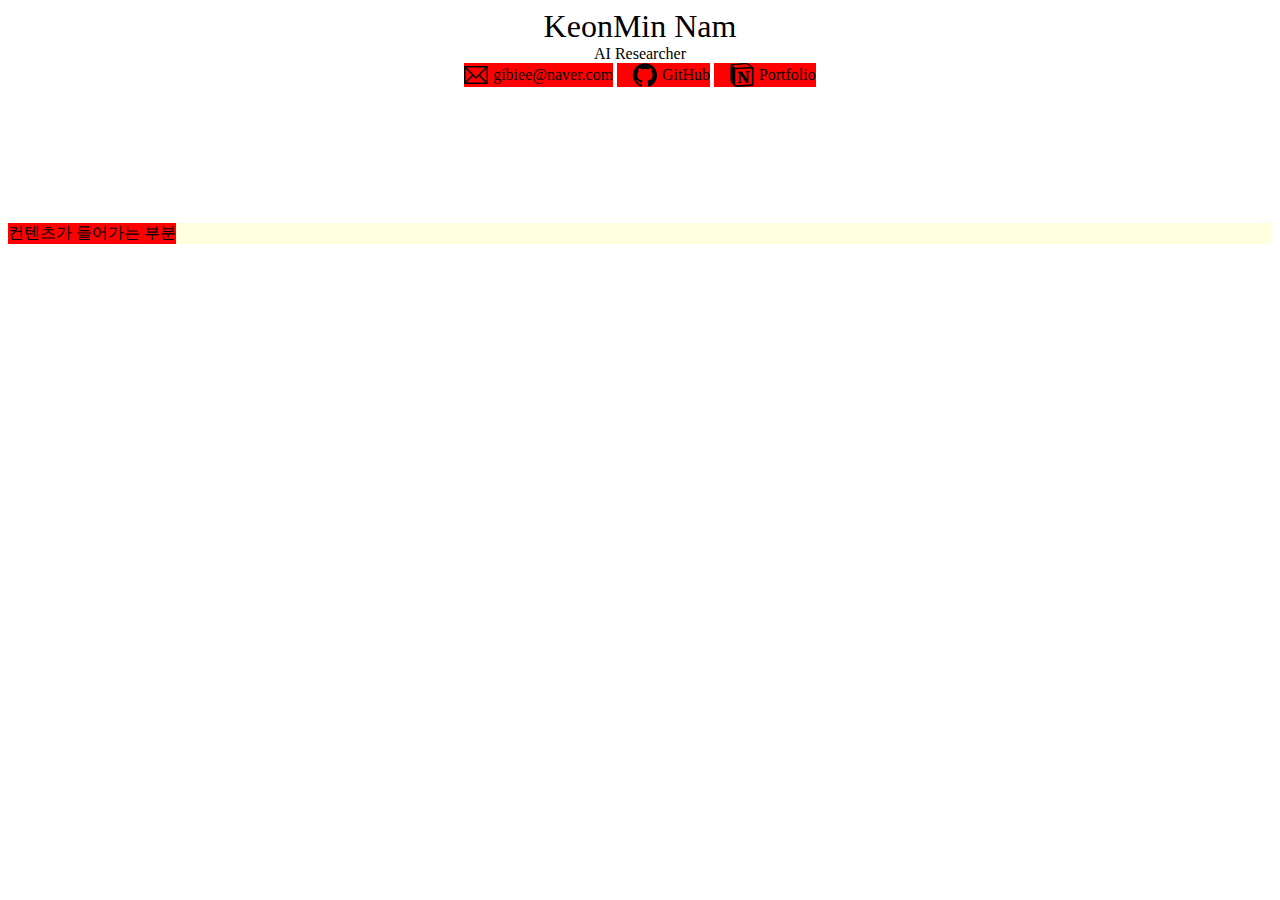
<file: index.html>
<!DOCTYPE html>
<html lang="en">
<head>
    <meta charset="UTF-8">
    <style>
        #header_1 {
            font-size: 2rem;
            text-align: center;
        }
        #header_2 {
            font-size: 1rem;
            text-align: center;
        }
        #header_3 {
            height: 10rem;
            text-align: center;
        }
        .icon {
            width: 1.5rem;
            height: 1.5rem;
            margin-left: 1rem;
            margin-right: 0.3rem;
        }
        span {
            display: inline-flex;
            vertical-align: middle;
            align-items: center;
            background-color: red;
        }
        #content {
            background-color: lightyellow;
        }
    </style>
</head>
    <body>
        <div id='header'>
            <div id="header_1">KeonMin Nam</div>
            <div id="header_2">AI Researcher</div>
            <div id="header_3">
                <span><img class='icon' src="CV/email.svg" style="margin-left:0"/>gibiee@naver.com</span>
                <span><img class='icon' src="CV/github.svg"/>GitHub</span>
                <span><img class='icon' src="CV/notion.svg"/>Portfolio</span> 
            </div>

        </div>
        <div id='content'>
            <span>컨텐츠가 들어가는 부분</span>
        </div>
    </body>

    <script>
        window.getComputedStyle(document.getElementById('header_1')).fontSize

        // https://www.svgrepo.com/vectors/email/
        // vertical-align: middle;
        // vertical-align : 상위 요소 범위 안에서 세로정렬
        // align-items : 현재 요소 범위 안에서 세로정렬
    </script>
</html>
</file>
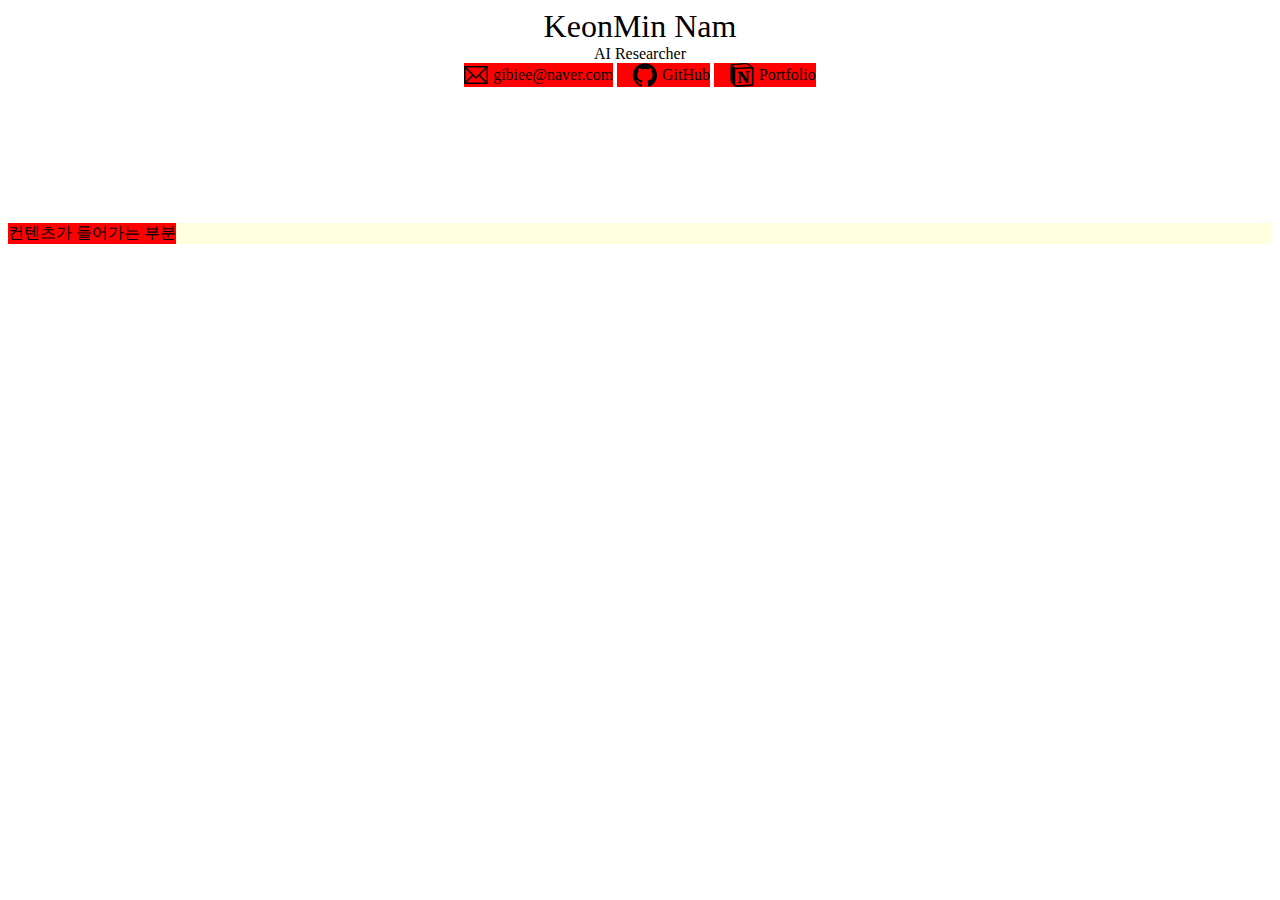
<file: CV/index.html>
<!DOCTYPE html>
<html lang="en">
<head>
    <meta charset="UTF-8">
    <style>
        #header_1 {
            font-size: 2rem;
            text-align: center;
        }
        #header_2 {
            font-size: 1rem;
            text-align: center;
        }
        #header_3 {
            height: 10rem;
            text-align: center;
        }
        .icon {
            width: 1.5rem;
            height: 1.5rem;
            margin-left: 1rem;
            margin-right: 0.3rem;
        }
        span {
            display: inline-flex;
            vertical-align: middle;
            align-items: center;
            background-color: red;
        }
        #content {
            background-color: lightyellow;
        }
    </style>
</head>
    <body>
        <div id='header'>
            <div id="header_1">KeonMin Nam</div>
            <div id="header_2">AI Researcher</div>
            <div id="header_3">
                <span><img class='icon' src="email.svg" style="margin-left:0"/>gibiee@naver.com</span>
                <span><img class='icon' src="github.svg"/>GitHub</span>
                <span><img class='icon' src="notion.svg"/>Portfolio</span> 
            </div>

        </div>
        <div id='content'>
            <span>컨텐츠가 들어가는 부분</span>
        </div>
    </body>

    <script>
        window.getComputedStyle(document.getElementById('header_1')).fontSize

        // https://www.svgrepo.com/vectors/email/
        // vertical-align: middle;
        // vertical-align : 상위 요소 범위 안에서 세로정렬
        // align-items : 현재 요소 범위 안에서 세로정렬
    </script>
</html>
</file>
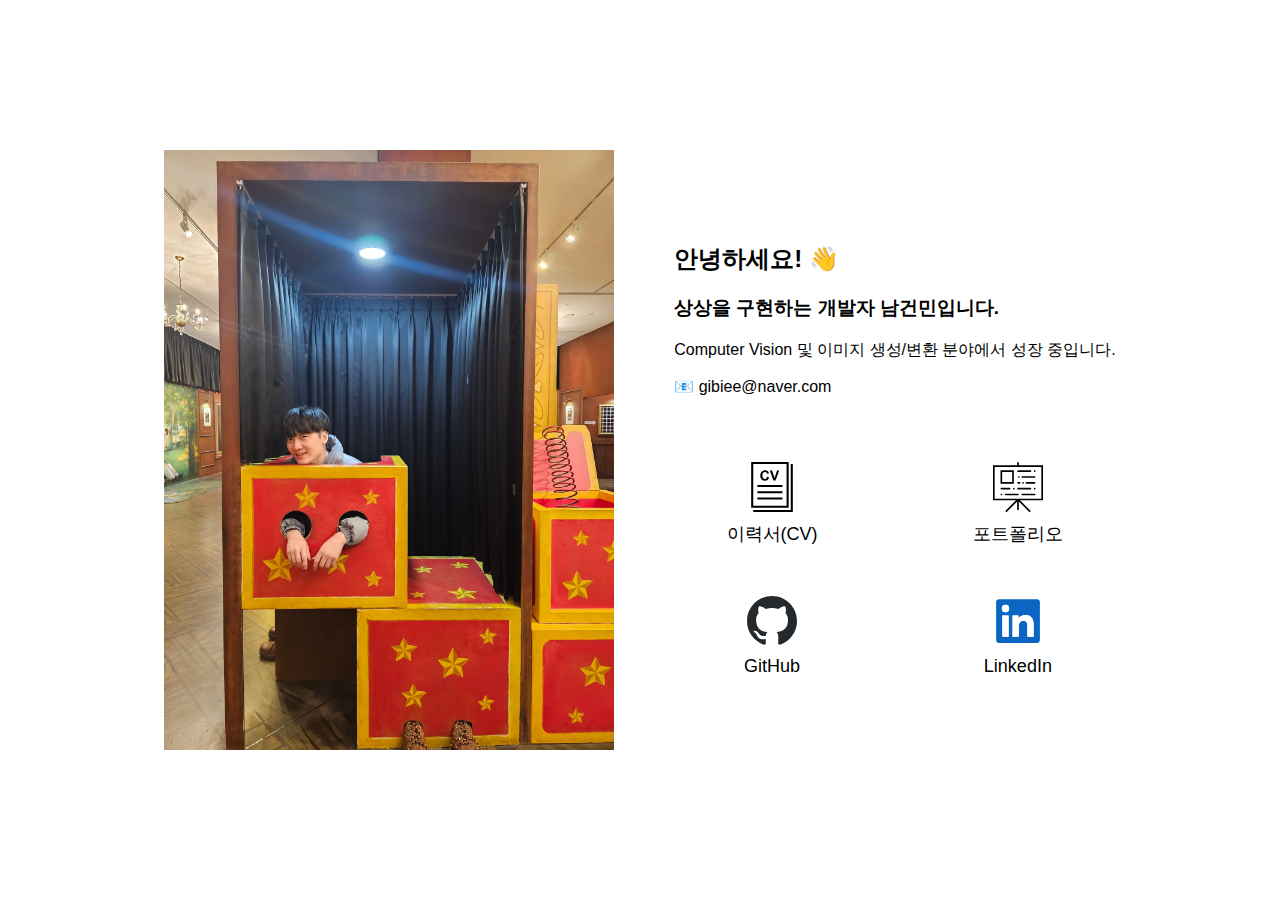
<file: docs/index.html>
<!DOCTYPE html>
<html lang="ko">
<head>
  <!-- Google Tag Manager -->
  <script>(function(w,d,s,l,i){w[l]=w[l]||[];w[l].push({'gtm.start':
  new Date().getTime(),event:'gtm.js'});var f=d.getElementsByTagName(s)[0],
  j=d.createElement(s),dl=l!='dataLayer'?'&l='+l:'';j.async=true;j.src=
  'https://www.googletagmanager.com/gtm.js?id='+i+dl;f.parentNode.insertBefore(j,f);
  })(window,document,'script','dataLayer','GTM-KDHPFTG4');</script>
  <!-- End Google Tag Manager -->

  <meta charset="UTF-8">
  <title>남건민의 페이지</title>
  <style>
    body {
      height: 100vh;
      margin: 0;
      padding: 0;
      display: flex;
      justify-content: center;
      align-items: center;
      font-family: sans-serif;
    }

    .container-profile {
      height: 600px;
      margin-right: 60px;
    }

    .container-profile img {
      width: 100%;
      height: 100%;
      object-fit: cover;
    }

    .container-content {
      display: flex;
      flex-direction: column;
      justify-content: flex-start;
    }

    .container-intro {
      text-align: left;
      margin-bottom: 50px;
    }

    .container-icon {
      display: grid;
      grid-template-columns: repeat(2, 1fr);
      gap: 50px;
      justify-items: center;
    }

    .icon-item {
      display: flex;
      flex-direction: column;
      align-items: center;
      text-align: center;
    }

    .icon-item a {
      display: flex;
      flex-direction: column; /* 수직 정렬 */
      align-items: center; /* 중앙 정렬 */
      text-decoration: none;
      color: #000;
      font-size: 18px;
    }

    .icon-item img {
      width: 50px;
      height: 50px;
      margin-bottom: 10px;
    }

    .icon-item a:hover {
      text-decoration: underline;
    }
  </style>
</head>

<body>
  <!-- Google Tag Manager (noscript) -->
  <noscript><iframe src="https://www.googletagmanager.com/ns.html?id=GTM-KDHPFTG4"
  height="0" width="0" style="display:none;visibility:hidden"></iframe></noscript>
  <!-- End Google Tag Manager (noscript) -->
  
  <!-- 좌측 프로필 이미지 -->
  <div class="container-profile">
    <img src="./imgs/profile.jpg" alt="profile">
  </div>

  <!-- 우측 소개 텍스트와 아이콘 -->
  <div class="container-content">

    <!-- 소개 텍스트 -->
    <div class="container-intro">
      <h2>안녕하세요! 👋</h2>
      <h3>상상을 구현하는 개발자 남건민입니다.</h3>
      <p>Computer Vision 및 이미지 생성/변환 분야에서 성장 중입니다.</p>
      <p>📧 gibiee@naver.com</p>
    </div>

    <!-- 아이콘 -->
    <div class="container-icon">
      <div class="icon-item">
        <a href="./cv_250722.pdf" target="_blank">
          <img src="./imgs/icon_cv.svg" alt="icon_cv"/>
          <span>이력서(CV)</span>
        </a>
      </div>
      <div class="icon-item">
        <a href="./portfolio_250611.pdf" target="_blank">
          <img src="./imgs/icon_portfolio.svg" alt="icon_portfolio"/>
          <span>포트폴리오</span>
        </a>
      </div>
      <div class="icon-item">
        <a href="https://github.com/gibiee" target="_blank">
          <img src="./imgs/icon_github.svg" alt="icon_github"/>
          <span>GitHub</span>
        </a>
      </div>
      <div class="icon-item">
        <a href="https://www.linkedin.com/in/keonmin-nam/" target="_blank">
          <img src="./imgs/icon_linkedin.svg" alt="icon_linkedin"/>
          <span>LinkedIn</span>
        </a>
      </div>
    </div>
  </div>
</body>
</html>
</file>
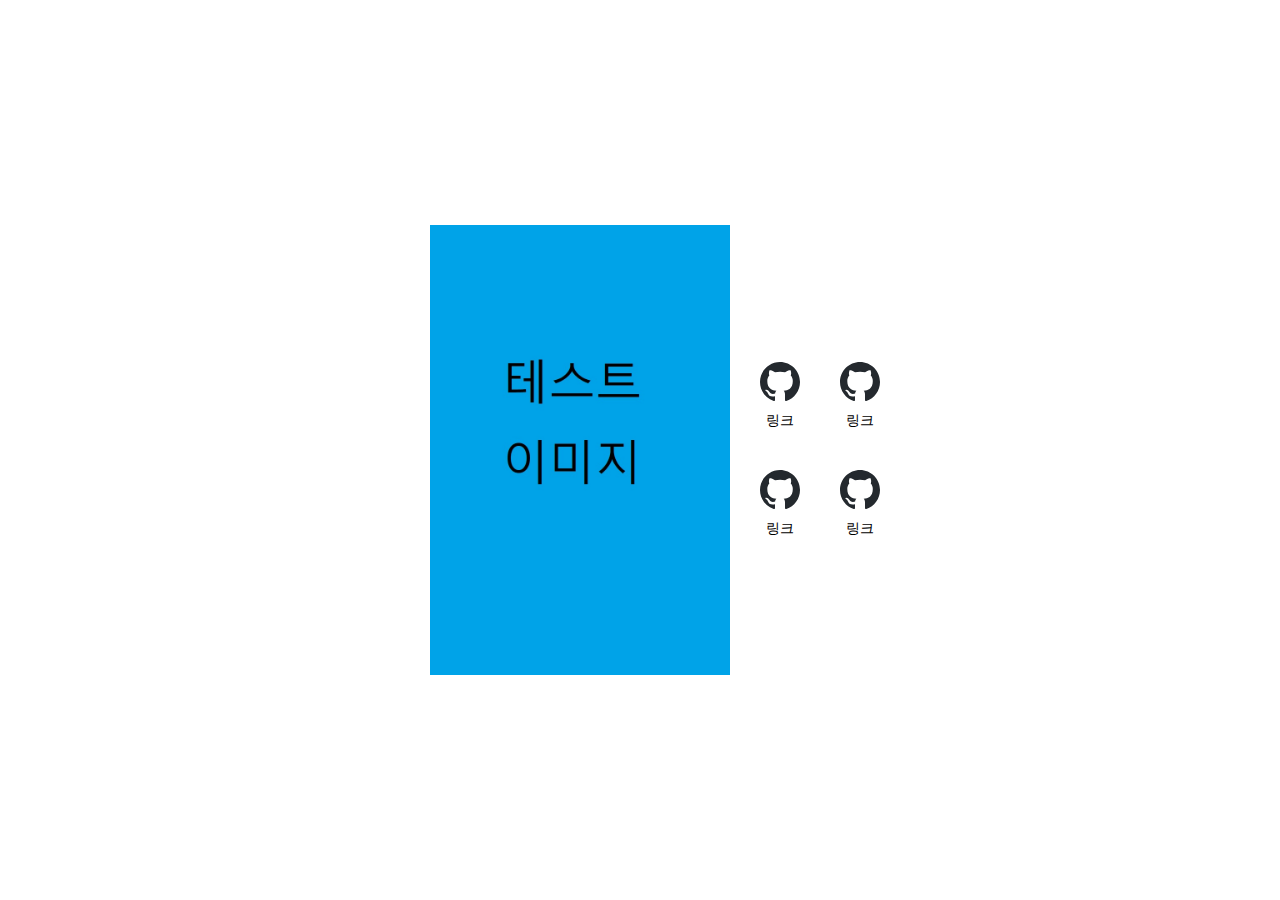
<file: new_page/index.html>
<!DOCTYPE html>
<html lang="ko">
<head>
  <meta charset="UTF-8">
  <title>사진 + 아이콘 링크 레이아웃</title>
  <style>
    body {
      margin: 0;
      padding: 0;
      height: 100vh;
      display: flex;
      justify-content: center;
      align-items: center;
      font-family: sans-serif;
    }

    .container-photo {
      max-width: 300px;
      width: 100%;
      aspect-ratio: 2 / 3;
      overflow: hidden;
      flex-shrink: 0;
      margin: 30px;
    }

    .container-photo img {
      width: 100%;
      height: 100%;
      object-fit: cover;
    }

    .container-icon {
      display: grid;
      grid-template-columns: repeat(2, 1fr);
      gap: 40px;
      justify-items: center;
    }

    .icon-item {
      display: flex;
      flex-direction: column;
      align-items: center;
      text-align: center;
    }

    .icon-item img {
      width: 40px;
      height: 40px;
      margin-bottom: 10px;
    }

    .icon-item a {
      color: #000;
      text-decoration: none;
      font-size: 14px;
    }

    .icon-item a:hover {
      text-decoration: underline;
    }
  </style>
</head>

<body>
  <div class="container-photo">
    <img src="profile_test.jpg" alt="profile">
  </div>

  <div class="container-icon">
    <div class="icon-item">
      <img src="./icon_github.svg" alt="아이콘" style="width: 40px; height: 40px;" />
      <a href="#">링크</a>
    </div>
    <div class="icon-item">
      <img src="./icon_github.svg" alt="아이콘" style="width: 40px; height: 40px;" />
      <a href="#">링크</a>
    </div>
    <div class="icon-item">
      <img src="./icon_github.svg" alt="아이콘" style="width: 40px; height: 40px;" />
      <a href="#">링크</a>
    </div>
    <div class="icon-item">
      <img src="./icon_github.svg" alt="아이콘" style="width: 40px; height: 40px;" />
      <a href="#">링크</a>
    </div>
  </div>
</body>
</html>
</file>
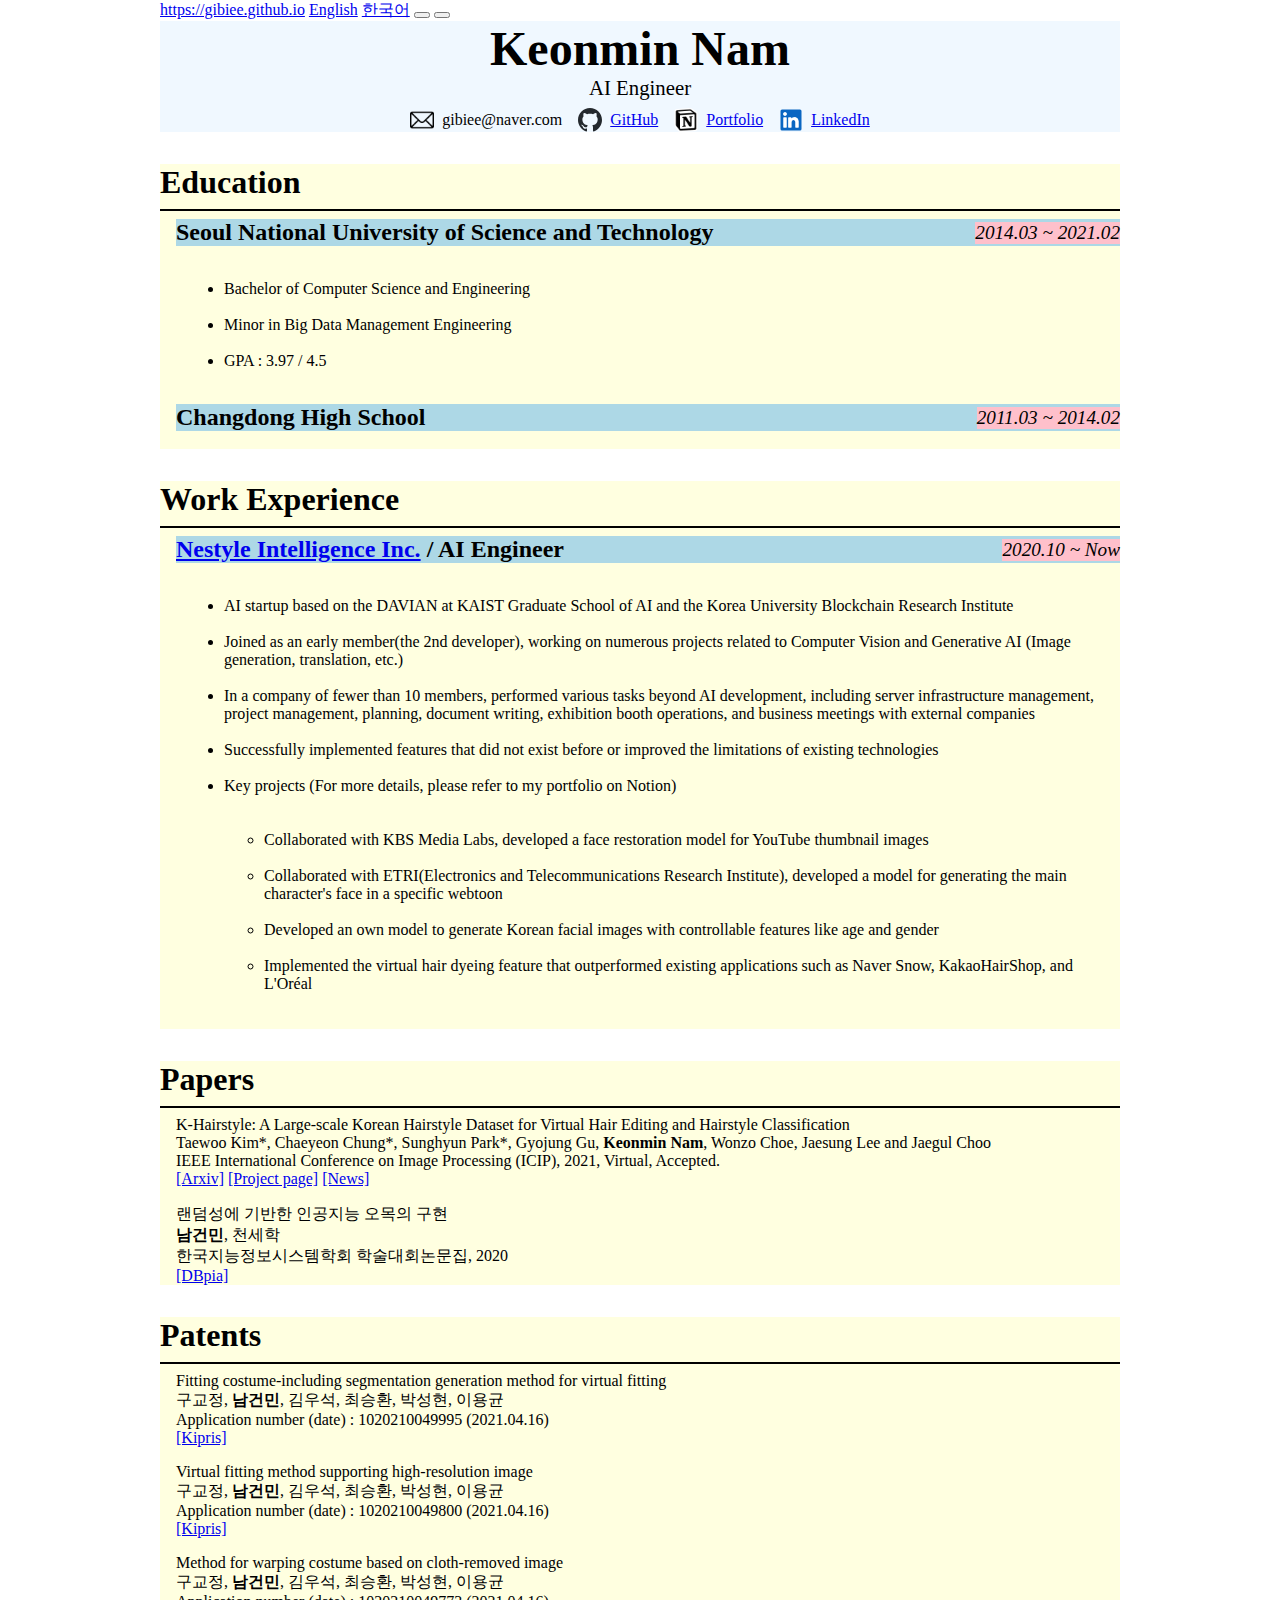
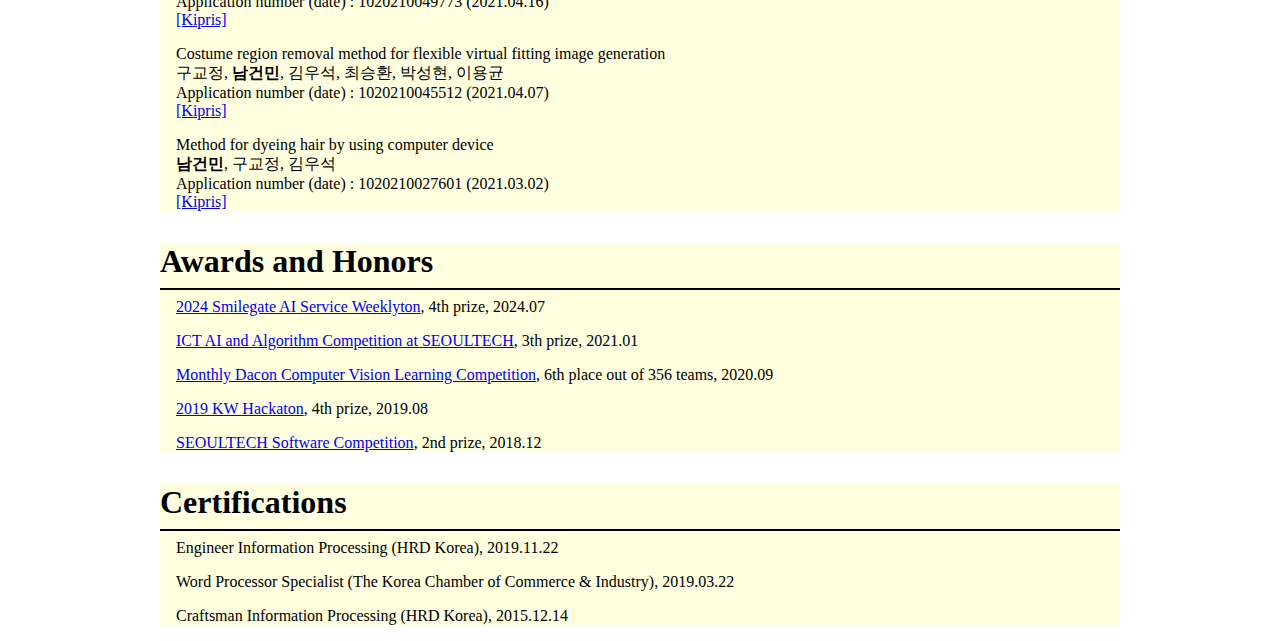
<file: docs/index_en.html>
<!DOCTYPE html>
<html lang="en">
<head>
  <!-- Google tag (gtag.js) -->
  <script async src="https://www.googletagmanager.com/gtag/js?id=G-TGCL993V01"></script>
  <script>
    window.dataLayer = window.dataLayer || [];
    function gtag(){dataLayer.push(arguments);}
    gtag('js', new Date());
    gtag('config', 'G-TGCL993V01');
  </script>

  <meta property="og:image" content="imgs/og_en.jpg">
  <meta charset="UTF-8">
  <link rel="stylesheet" href="style.css"/>
  <script src="zoom.js"></script>
  <title>CV_KeonminNam</title> 
</head>
<body>
  <div id="head">
    <span id="head_url"><a href="https://gibiee.github.io">https://gibiee.github.io</a></span>
    <span id="head_en"><a href="index_en.html">English</a></span>
    <span id="head_ko"><a href="index_ko.html">한국어</a></span>
    <button id="head_plus" onclick="btn_plus()"></button>
    <button id="head_minus" onclick="btn_minus()"></button>
  </div>
  <div id="header">
    <div id="header_name">Keonmin Nam</div>
    <div id="header_job">AI Engineer</div>
    <div id="header_links">
      <img class='header_icon' src="imgs/icon_email.png" style="margin-left:0"/>
      <span>gibiee@naver.com</span>
      <img class='header_icon' src="imgs/icon_github.svg"/>
      <a href="https://github.com/gibiee">GitHub</a>
      <img class='header_icon' src="imgs/icon_notion.ico"/>
      <a href="https://gibiee.notion.site/gibiee/b6c823e655254558b2ab034814758244">Portfolio</a>
      <img class='header_icon' src="imgs/icon_linkedin.svg"/>
      <a href="https://www.linkedin.com/in/keonmin-nam">LinkedIn</a>
    </div>
  </div>

  <div class="content_box">
    <span class="content_title">Education</span>
    <hr class="hr_bold"/>
    <div class="content_item">
      <div class="content_subtitle">
        <span class="content_name">Seoul National University of Science and Technology</span>
        <span class="content_date">2014.03 ~ 2021.02</span>
      </div>
      <ul class="content_description">
        <li>Bachelor of Computer Science and Engineering</li>
        <li>Minor in Big Data Management Engineering</li>
        <li>GPA : 3.97 / 4.5</li>
      </ul>
    </div>
    <div class="content_item">
      <div class="content_subtitle">
        <span class="content_name">Changdong High School</span>
        <span class="content_date">2011.03 ~ 2014.02</span>
      </div>
      <div class="content_description">
      </div>
    </div>
  </div>

  <div class="content_box">
    <div class="content_title">Work Experience</div>
    <hr class="hr_bold"/>
    <div class="content_item">
      <div class="content_subtitle">
        <span class="content_name"><a href="https://www.nestyle.ai/">Nestyle Intelligence Inc.</a> / AI Engineer</span>
        <span class="content_date">2020.10 ~ Now</span>
      </div>

      <ul class="content_description">
        <li>AI startup based on the DAVIAN at KAIST Graduate School of AI and the Korea University Blockchain Research Institute</li>
        <li>Joined as an early member(the 2nd developer), working on numerous projects related to Computer Vision and Generative AI (Image generation, translation, etc.)</li>
        <li>In a company of fewer than 10 members, performed various tasks beyond AI development, including server infrastructure management, project management, planning, document writing, exhibition booth operations, and business meetings with external companies</li>
        <li>Successfully implemented features that did not exist before or improved the limitations of existing technologies</li>
        <li>Key projects (For more details, please refer to my portfolio on Notion)</li>
        <ul>
          <li>Collaborated with KBS Media Labs, developed a face restoration model for YouTube thumbnail images</li>
          <li>Collaborated with ETRI(Electronics and Telecommunications Research Institute), developed a model for generating the main character's face in a specific webtoon</li>
          <li>Developed an own model to generate Korean facial images with controllable features like age and gender</li>
          <li>Implemented the virtual hair dyeing feature that outperformed existing applications such as Naver Snow, KakaoHairShop, and L'Oréal</li>
        </ul>
      </ul>
    </div>
  </div>

  <div class="content_box">
    <div class="content_title">Papers</div>
    <hr class="hr_bold"/>
    <div class="content_item">
      <div class="text_bold">K-Hairstyle: A Large-scale Korean Hairstyle Dataset for Virtual Hair Editing and Hairstyle Classification</div>
      <div class="text_lighter">Taewoo Kim*, Chaeyeon Chung*, Sunghyun Park*, Gyojung Gu, <b>Keonmin Nam</b>, Wonzo Choe, Jaesung Lee and Jaegul Choo</div>
      <div class="text_italic">IEEE International Conference on Image Processing (ICIP), 2021, Virtual, Accepted.</div>
      <a href="https://arxiv.org/abs/2102.06288">[Arxiv]</a>
      <a href="https://psh01087.github.io">[Project page]</a>
      <a href="https://n.news.naver.com/article/469/0000618850">[News]</a>
    </div>
    <div class="content_item">
      <div class="text_bold">랜덤성에 기반한 인공지능 오목의 구현</div>
      <div class="text_lighter"><b>남건민</b>, 천세학</div>
      <div class="text_italic">한국지능정보시스템학회 학술대회논문집, 2020</div>
      <a href="https://www.dbpia.co.kr/Journal/articleDetail?nodeId=NODE10544997">[DBpia]</a>
    </div>
  </div>

  <div class="content_box">
    <div class="content_title">Patents</div>
    <hr class="hr_bold"/>
    <div class="content_item">
      <div class="text_bold">Fitting costume-including segmentation generation method for virtual fitting</div>
      <div class="text_lighter">구교정, <b>남건민</b>, 김우석, 최승환, 박성현, 이용균</div>
      <div class="text_italic">Application number (date) : 1020210049995 (2021.04.16)</div>
      <a href="https://doi.org/10.8080/1020210049995">[Kipris]</a>
    </div>
    <div class="content_item">
      <div class="text_bold">Virtual fitting method supporting high-resolution image</div>
      <div class="text_lighter">구교정, <b>남건민</b>, 김우석, 최승환, 박성현, 이용균</div>
      <div class="text_italic">Application number (date) : 1020210049800 (2021.04.16)</div>
      <a href="https://doi.org/10.8080/1020210049800">[Kipris]</a>
    </div>
    <div class="content_item">
      <div class="text_bold">Method for warping costume based on cloth-removed image</div>
      <div class="text_lighter">구교정, <b>남건민</b>, 김우석, 최승환, 박성현, 이용균</div>
      <div class="text_italic">Application number (date) : 1020210049773 (2021.04.16)</div>
      <a href="https://doi.org/10.8080/1020210049773">[Kipris]</a>
    </div>
    <div class="content_item">
      <div class="text_bold">Costume region removal method for flexible virtual fitting image generation</div>
      <div class="text_lighter">구교정, <b>남건민</b>, 김우석, 최승환, 박성현, 이용균</div>
      <div class="text_italic">Application number (date) : 1020210045512 (2021.04.07)</div>
      <a href="https://doi.org/10.8080/1020210045512">[Kipris]</a>
    </div>
    <div class="content_item">
      <div class="text_bold">Method for dyeing hair by using computer device</div>
      <div class="text_lighter"><b>남건민</b>, 구교정, 김우석</div>
      <div class="text_italic">Application number (date) : 1020210027601 (2021.03.02)</div>
      <a href="https://doi.org/10.8080/1020210027601">[Kipris]</a>
    </div>
  </div>

  <div class="content_box">
    <div class="content_title">Awards and Honors</div>
    <hr class="hr_bold"/>
    <div class="content_item">
      <div class="text_bold"><a href="https://newsroom.smilegate.com/bbs/board.php?bo_table=news&wr_id=1729">2024 Smilegate AI Service Weeklyton</a>, 4th prize, 2024.07</div>
    </div>
    <div class="content_item">
      <div class="text_bold"><a href="https://ice.seoultech.ac.kr/community/notice/bulletin/?do=view&bnum=2836&bidx=500564">ICT AI and Algorithm Competition at SEOULTECH</a>, 3th prize, 2021.01</div>
    </div>
    <div class="content_item">
      <div class="text_bold"><a href="https://dacon.io/competitions/official/235626/leaderboard">Monthly Dacon Computer Vision Learning Competition</a>, 6th place out of 356 teams, 2020.09</div>
    </div>
    <div class="content_item">
      <div class="text_bold"><a href="https://sw.kw.ac.kr:501/administration/notice.php?admin_mode=read&no=657">2019 KW Hackaton</a>, 4th prize, 2019.08</div>
    </div>
    <div class="content_item">
      <div class="text_bold"><a href="https://computer.seoultech.ac.kr/info_plaza/notic/?do=view&bnum=933&bidx=472990">SEOULTECH Software Competition</a>, 2nd prize, 2018.12</div>
    </div>
  </div>
  
  <div class="content_box">
    <div class="content_title">Certifications</div>
    <hr class="hr_bold"/>
    <div class="content_item">
      <div class="text_bold">Engineer Information Processing (HRD Korea), 2019.11.22</div>
    </div>
    <div class="content_item">
      <div class="text_bold">Word Processor Specialist (The Korea Chamber of Commerce & Industry), 2019.03.22</div>
    </div>
    <div class="content_item">
      <div class="text_bold">Craftsman Information Processing (HRD Korea), 2015.12.14</div>
    </div>
  </div>
</body>
</html>
</file>
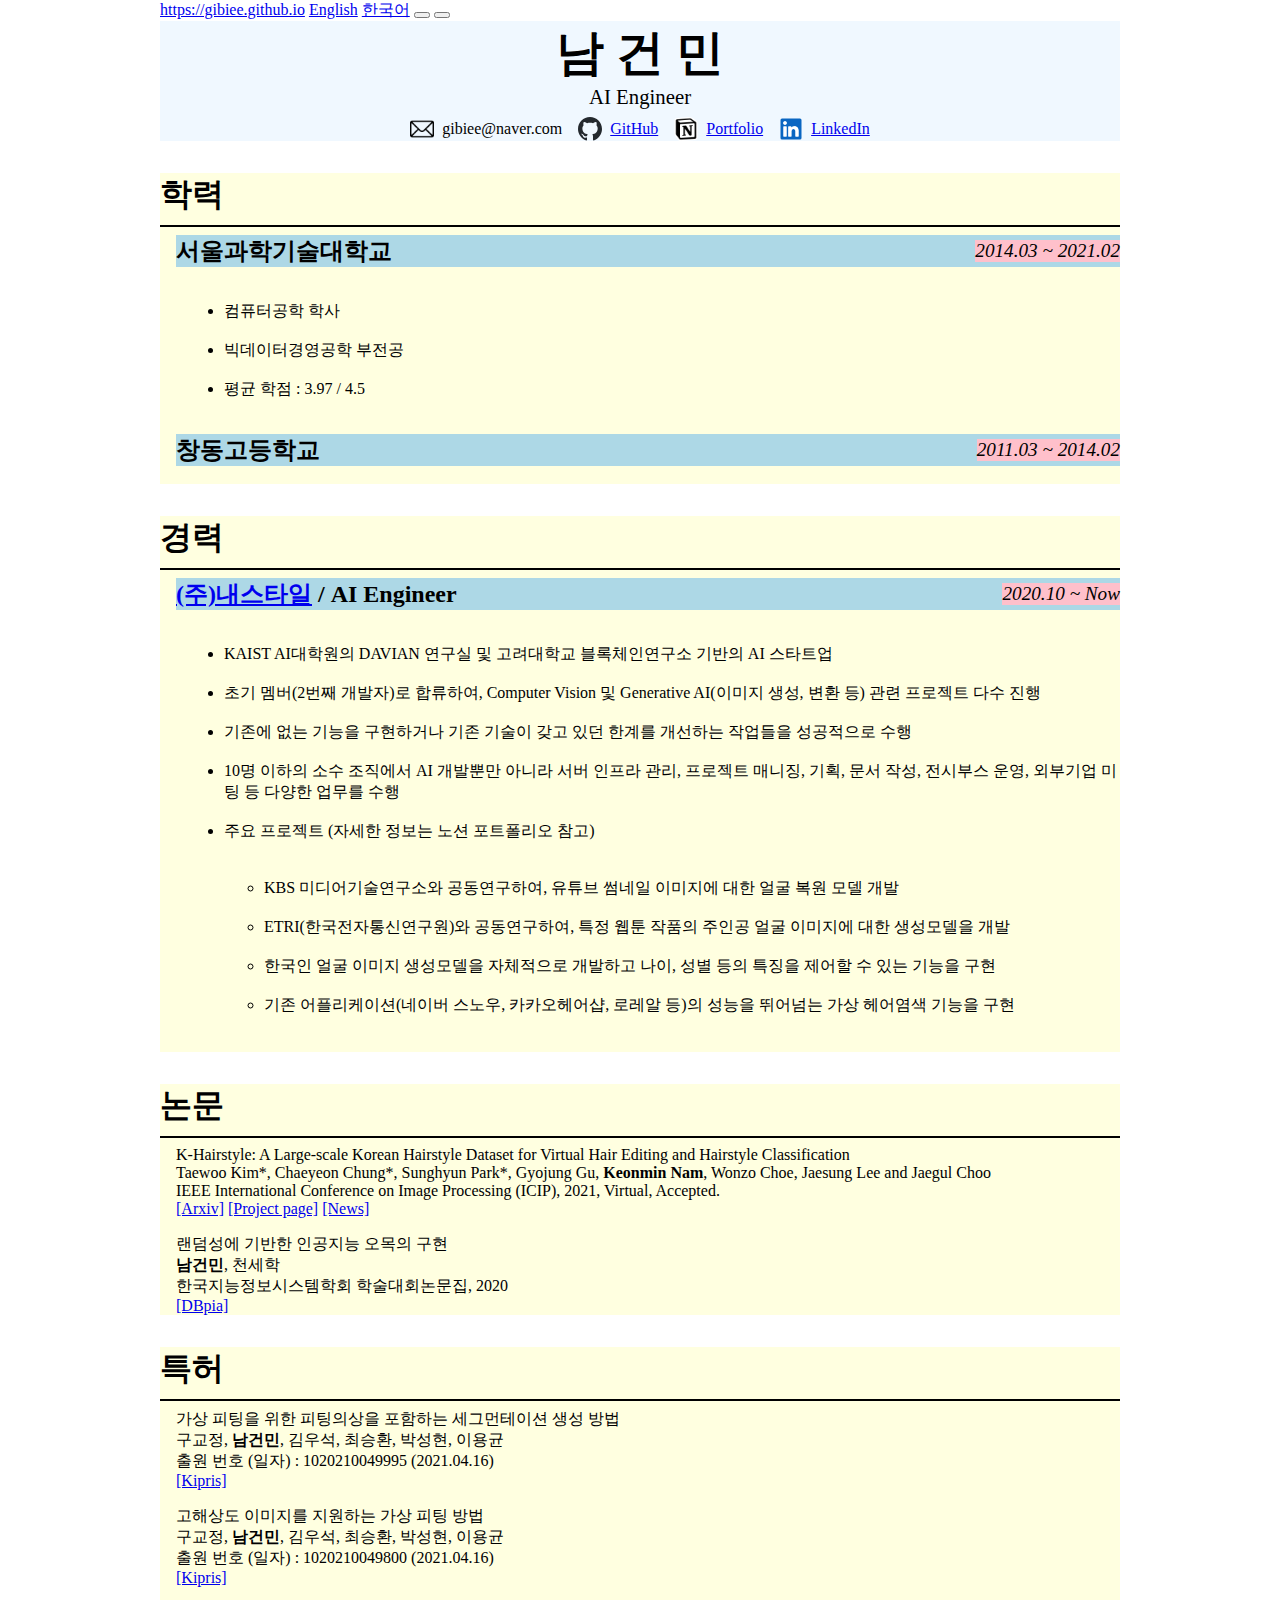
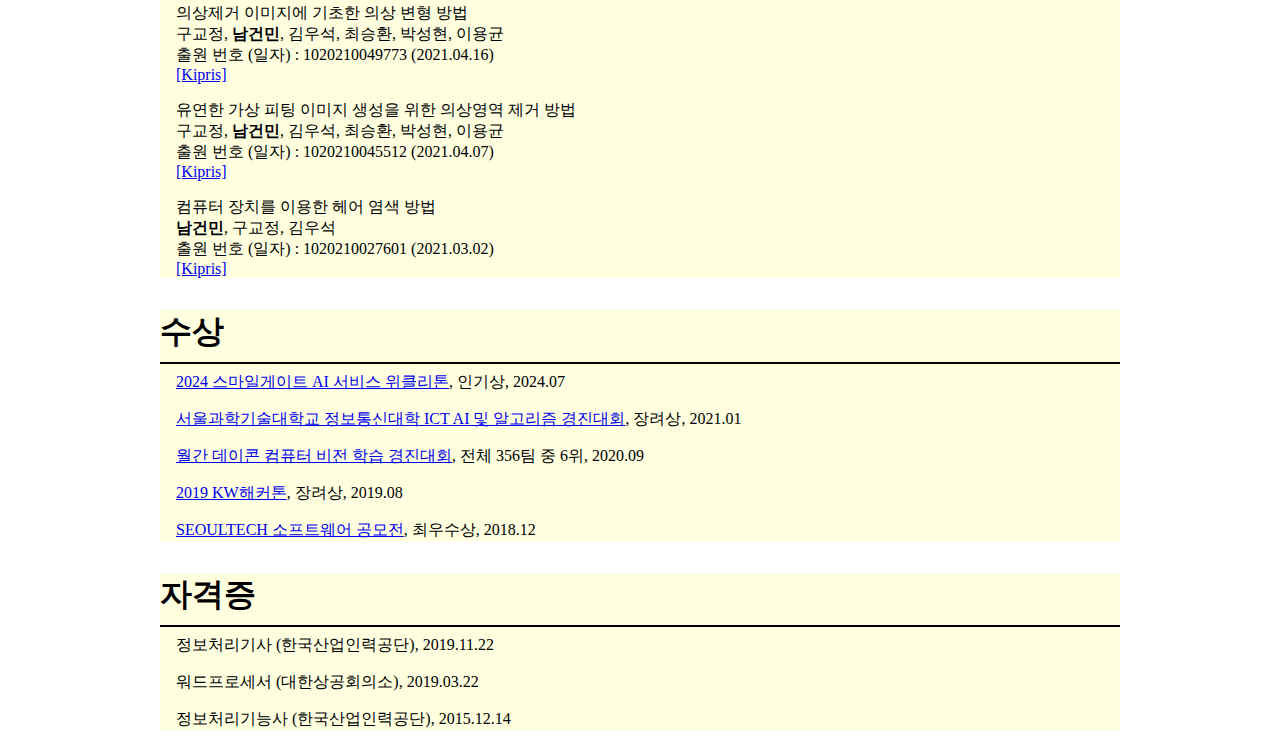
<file: docs/index_ko.html>
<!DOCTYPE html>
<html lang="ko">
<head>
  <!-- Google tag (gtag.js) -->
  <script async src="https://www.googletagmanager.com/gtag/js?id=G-TGCL993V01"></script>
  <script>
    window.dataLayer = window.dataLayer || [];
    function gtag(){dataLayer.push(arguments);}
    gtag('js', new Date());
    gtag('config', 'G-TGCL993V01');
  </script>

  <meta property="og:image" content="imgs/og_ko.jpg">
  <meta charset="UTF-8">
  <link rel="stylesheet" href="style.css"/>
  <script src="zoom.js"></script>
  <title>CV_남건민</title>
</head>
<body>
  <div id="head">
    <span id="head_url"><a href="https://gibiee.github.io">https://gibiee.github.io</a></span>
    <span id="head_en"><a href="index_en.html">English</a></span>
    <span id="head_ko"><a href="index_ko.html">한국어</a></span>
    <button id="head_plus" onclick="btn_plus()"></button>
    <button id="head_minus" onclick="btn_minus()"></button>
  </div>
  <div id="header">
    <div id="header_name">남 건 민</div>
    <div id="header_job">AI Engineer</div>
    <div id="header_links">
      <img class='header_icon' src="imgs/icon_email.png" style="margin-left:0"/>
      <span>gibiee@naver.com</span>
      <img class='header_icon' src="imgs/icon_github.svg"/>
      <a href="https://github.com/gibiee">GitHub</a>
      <img class='header_icon' src="imgs/icon_notion.ico"/>
      <a href="https://gibiee.notion.site/gibiee/b6c823e655254558b2ab034814758244">Portfolio</a>
      <img class='header_icon' src="imgs/icon_linkedin.svg"/>
      <a href="https://www.linkedin.com/in/keonmin-nam">LinkedIn</a>
    </div>
  </div>

  <div class="content_box">
    <span class="content_title">학력</span>
    <hr class="hr_bold"/>
    <div class="content_item">
      <div class="content_subtitle">
        <span class="content_name">서울과학기술대학교</span>
        <span class="content_date">2014.03 ~ 2021.02</span>
      </div>
      <ul class="content_description">
        <li>컴퓨터공학 학사</li>
        <li>빅데이터경영공학 부전공</li>
        <li>평균 학점 : 3.97 / 4.5</li>
      </ul>
    </div>
    <div class="content_item">
      <div class="content_subtitle">
        <span class="content_name">창동고등학교</span>
        <span class="content_date">2011.03 ~ 2014.02</span>
      </div>
      <div class="content_description">
      </div>
    </div>
  </div>

  <div class="content_box">
    <div class="content_title">경력</div>
    <hr class="hr_bold"/>
    <div class="content_item">
      <div class="content_subtitle">
        <span class="content_name"><a href="https://www.nestyle.ai/">(주)내스타일</a> / AI Engineer</span>
        <span class="content_date">2020.10 ~ Now</span>
      </div>

      <ul class="content_description">
        <li>KAIST AI대학원의 DAVIAN 연구실 및 고려대학교 블록체인연구소 기반의 AI 스타트업</li>
        <li>초기 멤버(2번째 개발자)로 합류하여, Computer Vision 및 Generative AI(이미지 생성, 변환 등) 관련 프로젝트 다수 진행</li>
        <li>기존에 없는 기능을 구현하거나 기존 기술이 갖고 있던 한계를 개선하는 작업들을 성공적으로 수행</li>
        <li>10명 이하의 소수 조직에서 AI 개발뿐만 아니라 서버 인프라 관리, 프로젝트 매니징, 기획, 문서 작성, 전시부스 운영, 외부기업 미팅 등 다양한 업무를 수행</li>
        <li>주요 프로젝트 (자세한 정보는 노션 포트폴리오 참고)</li>
        <ul>
          <li>KBS 미디어기술연구소와 공동연구하여, 유튜브 썸네일 이미지에 대한 얼굴 복원 모델 개발</li>
          <li>ETRI(한국전자통신연구원)와 공동연구하여, 특정 웹툰 작품의 주인공 얼굴 이미지에 대한 생성모델을 개발</li>
          <li>한국인 얼굴 이미지 생성모델을 자체적으로 개발하고 나이, 성별 등의 특징을 제어할 수 있는 기능을 구현</li>
          <li>기존 어플리케이션(네이버 스노우, 카카오헤어샵, 로레알 등)의 성능을 뛰어넘는 가상 헤어염색 기능을 구현</li>
        </ul>
      </ul>
    </div>
  </div>

  <div class="content_box">
    <div class="content_title">논문</div>
    <hr class="hr_bold"/>
    <div class="content_item">
      <div class="text_bold">K-Hairstyle: A Large-scale Korean Hairstyle Dataset for Virtual Hair Editing and Hairstyle Classification</div>
      <div class="text_lighter">Taewoo Kim*, Chaeyeon Chung*, Sunghyun Park*, Gyojung Gu, <b>Keonmin Nam</b>, Wonzo Choe, Jaesung Lee and Jaegul Choo</div>
      <div class="text_italic">IEEE International Conference on Image Processing (ICIP), 2021, Virtual, Accepted.</div>
      <a href="https://arxiv.org/abs/2102.06288">[Arxiv]</a>
      <a href="https://psh01087.github.io">[Project page]</a>
      <a href="https://n.news.naver.com/article/469/0000618850">[News]</a>
    </div>
    <div class="content_item">
      <div class="text_bold">랜덤성에 기반한 인공지능 오목의 구현</div>
      <div class="text_lighter"><b>남건민</b>, 천세학</div>
      <div class="text_italic">한국지능정보시스템학회 학술대회논문집, 2020</div>
      <a href="https://www.dbpia.co.kr/Journal/articleDetail?nodeId=NODE10544997">[DBpia]</a>
    </div>
  </div>

  <div class="content_box">
    <div class="content_title">특허</div>
    <hr class="hr_bold"/>
    <div class="content_item">
      <div class="text_bold">가상 피팅을 위한 피팅의상을 포함하는 세그먼테이션 생성 방법</div>
      <div class="text_lighter">구교정, <b>남건민</b>, 김우석, 최승환, 박성현, 이용균</div>
      <div class="text_italic">출원 번호 (일자) : 1020210049995 (2021.04.16)</div>
      <a href="https://doi.org/10.8080/1020210049995">[Kipris]</a>
    </div>
    <div class="content_item">
      <div class="text_bold">고해상도 이미지를 지원하는 가상 피팅 방법</div>
      <div class="text_lighter">구교정, <b>남건민</b>, 김우석, 최승환, 박성현, 이용균</div>
      <div class="text_italic">출원 번호 (일자) : 1020210049800 (2021.04.16)</div>
      <a href="https://doi.org/10.8080/1020210049800">[Kipris]</a>
    </div>
    <div class="content_item">
      <div class="text_bold">의상제거 이미지에 기초한 의상 변형 방법</div>
      <div class="text_lighter">구교정, <b>남건민</b>, 김우석, 최승환, 박성현, 이용균</div>
      <div class="text_italic">출원 번호 (일자) : 1020210049773 (2021.04.16)</div>
      <a href="https://doi.org/10.8080/1020210049773">[Kipris]</a>
    </div>
    <div class="content_item">
      <div class="text_bold">유연한 가상 피팅 이미지 생성을 위한 의상영역 제거 방법</div>
      <div class="text_lighter">구교정, <b>남건민</b>, 김우석, 최승환, 박성현, 이용균</div>
      <div class="text_italic">출원 번호 (일자) : 1020210045512 (2021.04.07)</div>
      <a href="https://doi.org/10.8080/1020210045512">[Kipris]</a>
    </div>
    <div class="content_item">
      <div class="text_bold">컴퓨터 장치를 이용한 헤어 염색 방법</div>
      <div class="text_lighter"><b>남건민</b>, 구교정, 김우석</div>
      <div class="text_italic">출원 번호 (일자) : 1020210027601 (2021.03.02)</div>
      <a href="https://doi.org/10.8080/1020210027601">[Kipris]</a>
    </div>
  </div>

  <div class="content_box">
    <div class="content_title">수상</div>
    <hr class="hr_bold"/>
    <div class="content_item">
      <div class="text_bold"><a href="https://newsroom.smilegate.com/bbs/board.php?bo_table=news&wr_id=1729">2024 스마일게이트 AI 서비스 위클리톤</a>, 인기상, 2024.07</div>
    </div>
    <div class="content_item">
      <div class="text_bold"><a href="https://ice.seoultech.ac.kr/community/notice/bulletin/?do=view&bnum=2836&bidx=500564">서울과학기술대학교 정보통신대학 ICT AI 및 알고리즘 경진대회</a>, 장려상, 2021.01</div>
    </div>
    <div class="content_item">
      <div class="text_bold"><a href="https://dacon.io/competitions/official/235626/leaderboard">월간 데이콘 컴퓨터 비전 학습 경진대회</a>, 전체 356팀 중 6위, 2020.09</div>
    </div>
    <div class="content_item">
      <div class="text_bold"><a href="https://sw.kw.ac.kr:501/administration/notice.php?admin_mode=read&no=657">2019 KW해커톤</a>, 장려상, 2019.08</div>
    </div>
    <div class="content_item">
      <div class="text_bold"><a href="https://computer.seoultech.ac.kr/info_plaza/notic/?do=view&bnum=933&bidx=472990">SEOULTECH 소프트웨어 공모전</a>, 최우수상, 2018.12</div>
    </div>
  </div>

  <div class="content_box">
    <div class="content_title">자격증</div>
    <hr class="hr_bold"/>
    <div class="content_item">
      <div class="text_bold">정보처리기사 (한국산업인력공단), 2019.11.22</div>
    </div>
    <div class="content_item">
      <div class="text_bold">워드프로세서 (대한상공회의소), 2019.03.22</div>
    </div>
    <div class="content_item">
      <div class="text_bold">정보처리기능사 (한국산업인력공단), 2015.12.14</div>
    </div>
  </div>
</body>
</html>
</file>
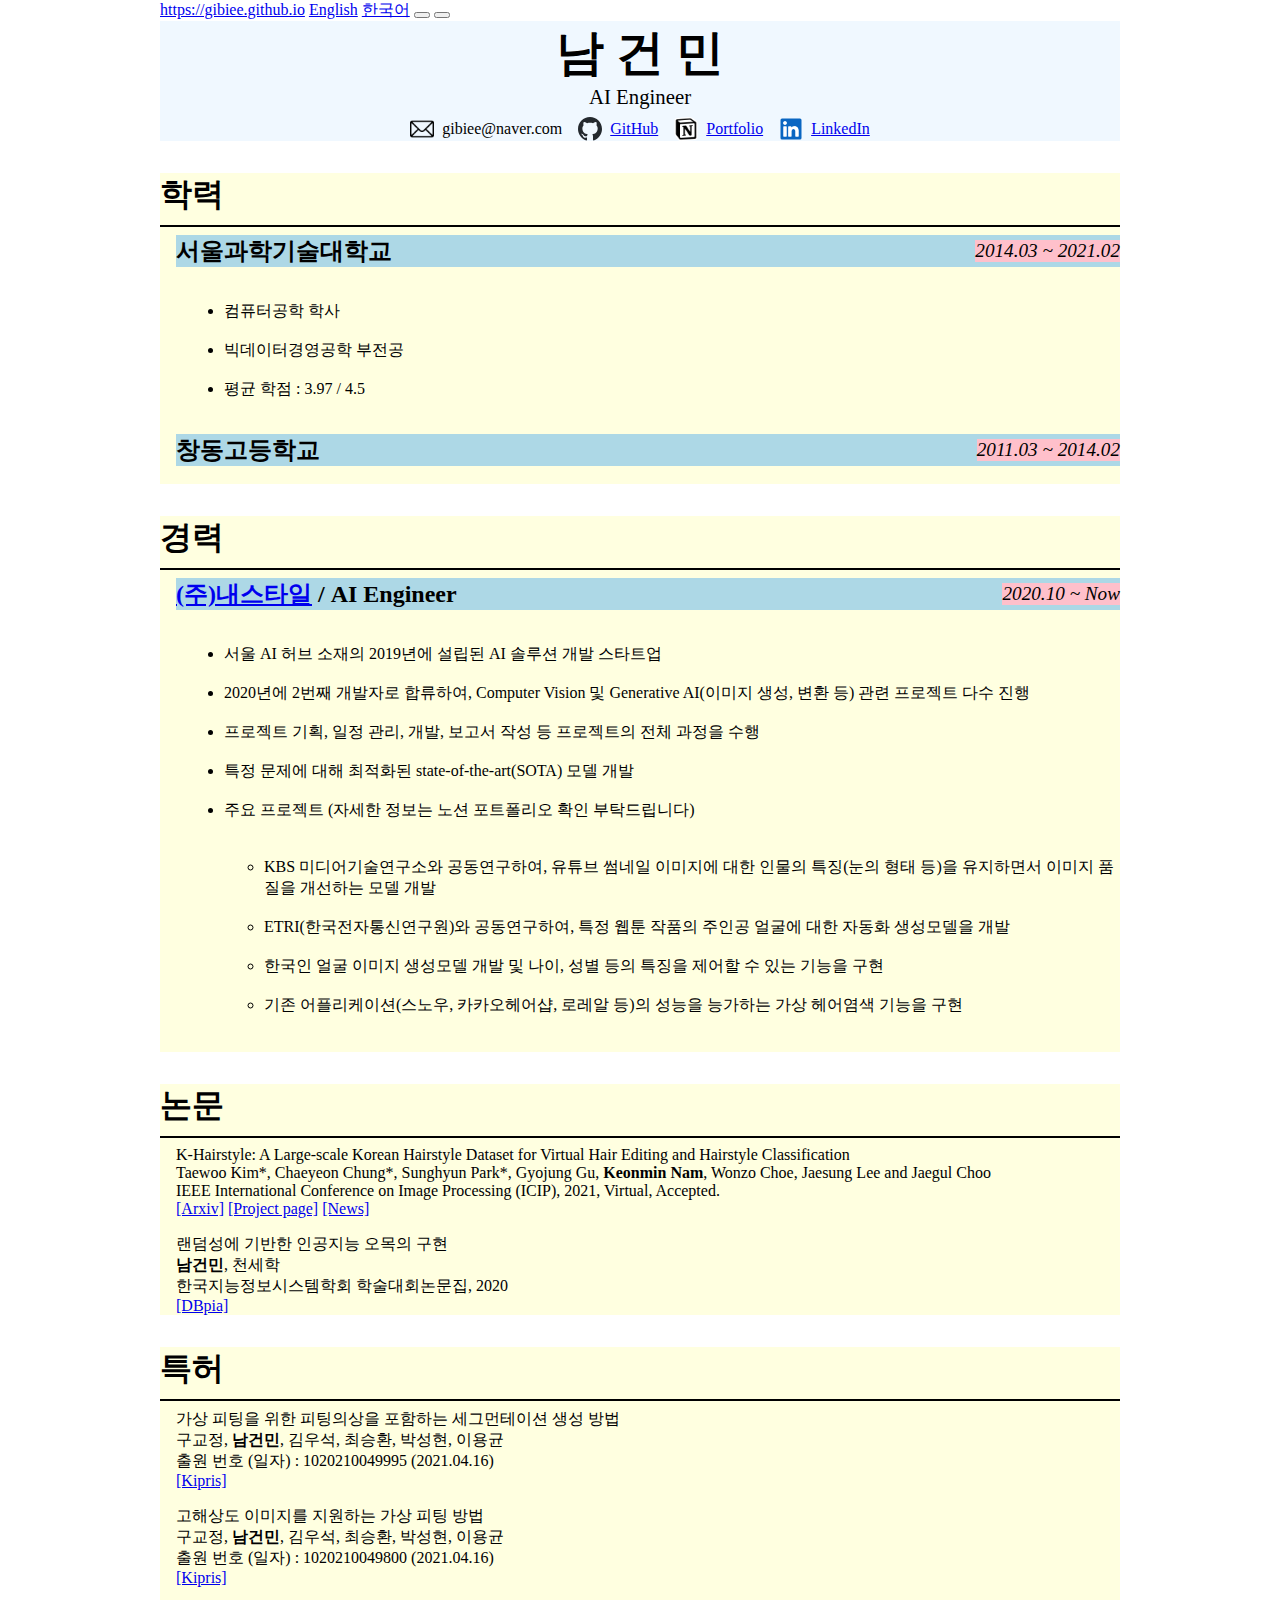
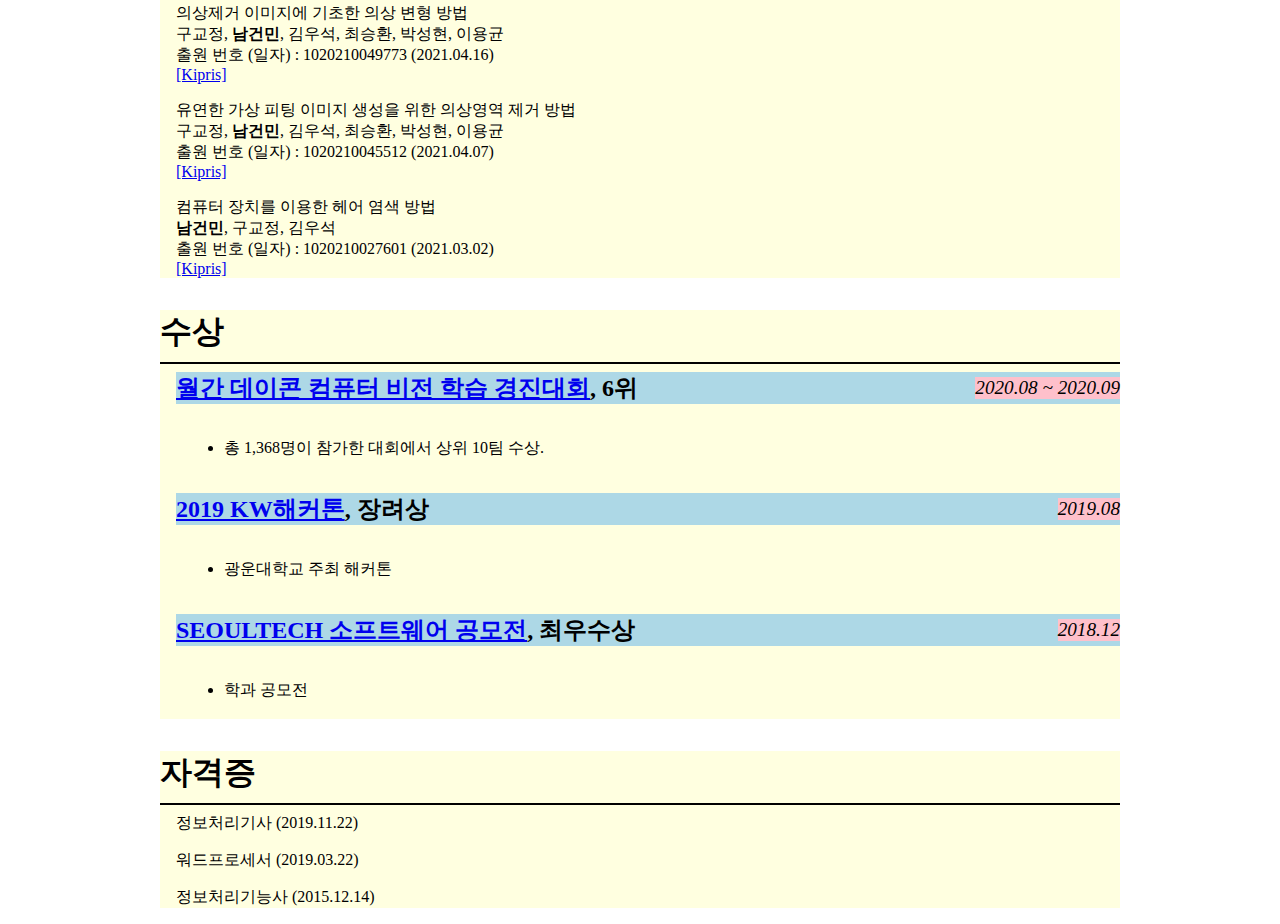
<file: docs/index_kor.html>
<!DOCTYPE html>
<html lang="en">
<head>
  <!-- Google tag (gtag.js) -->
  <script async src="https://www.googletagmanager.com/gtag/js?id=G-TGCL993V01"></script>
  <script>
    window.dataLayer = window.dataLayer || [];
    function gtag(){dataLayer.push(arguments);}
    gtag('js', new Date());
    gtag('config', 'G-TGCL993V01');
  </script>

  <meta charset="UTF-8">
  <link rel="stylesheet" href="style.css"/>
  <script src="zoom.js"></script>
  <title>CV_남건민</title>
</head>
<body>
  <div id="head">
    <span id="head_url"><a href="https://gibiee.github.io">https://gibiee.github.io</a></span>
    <span id="head_eng"><a href="https://gibiee.github.io/index.html">English</a></span>
    <span id="head_kor"><a href="https://gibiee.github.io/index_kor.html">한국어</a></span>
    <button id="head_plus" onclick="btn_plus()"></button>
    <button id="head_minus" onclick="btn_minus()"></button>
  </div>
  <div id="header">
    <div id="header_name">남 건 민</div>
    <div id="header_job">AI Engineer</div>
    <div id="header_links">
      <img class='header_icon' src="imgs/icon_email.png" style="margin-left:0"/>
      <span>gibiee@naver.com</span>
      <img class='header_icon' src="imgs/icon_github.svg"/>
      <a href="https://github.com/gibiee">GitHub</a>
      <img class='header_icon' src="imgs/icon_notion.ico"/>
      <a href="https://gibiee.notion.site/gibiee/b6c823e655254558b2ab034814758244">Portfolio</a>
      <img class='header_icon' src="imgs/icon_linkedin.svg"/>
      <a href="https://www.linkedin.com/in/keonmin-nam">LinkedIn</a>
    </div>
  </div>

  <div class="content_box">
    <span class="content_title">학력</span>
    <hr class="hr_bold"/>
    <div class="content_item">
      <div class="content_subtitle">
        <span class="content_name">서울과학기술대학교</span>
        <span class="content_date">2014.03 ~ 2021.02</span>
      </div>
      <ul class="content_description">
        <li>컴퓨터공학 학사</li>
        <li>빅데이터경영공학 부전공</li>
        <li>평균 학점 : 3.97 / 4.5</li>
      </ul>
    </div>
    <div class="content_item">
      <div class="content_subtitle">
        <span class="content_name">창동고등학교</span>
        <span class="content_date">2011.03 ~ 2014.02</span>
      </div>
      <div class="content_description">
      </div>
    </div>
  </div>

  <div class="content_box">
    <div class="content_title">경력</div>
    <hr class="hr_bold"/>
    <div class="content_item">
      <div class="content_subtitle">
        <span class="content_name"><a href="https://www.nestyle.ai/">(주)내스타일</a> / AI Engineer</span>
        <span class="content_date">2020.10 ~ Now</span>
      </div>

      <ul class="content_description">
        <li>서울 AI 허브 소재의 2019년에 설립된 AI 솔루션 개발 스타트업</li>
        <li>2020년에 2번째 개발자로 합류하여, Computer Vision 및 Generative AI(이미지 생성, 변환 등) 관련 프로젝트 다수 진행</li>
        <li>프로젝트 기획, 일정 관리, 개발, 보고서 작성 등 프로젝트의 전체 과정을 수행</li>
        <li>특정 문제에 대해 최적화된 state-of-the-art(SOTA) 모델 개발</li>
        <li>주요 프로젝트 (자세한 정보는 노션 포트폴리오 확인 부탁드립니다)</li>
        <ul>
          <li>KBS 미디어기술연구소와 공동연구하여, 유튜브 썸네일 이미지에 대한 인물의 특징(눈의 형태 등)을 유지하면서 이미지 품질을 개선하는 모델 개발</li>
          <li>ETRI(한국전자통신연구원)와 공동연구하여, 특정 웹툰 작품의 주인공 얼굴에 대한 자동화 생성모델을 개발</li>
          <li>한국인 얼굴 이미지 생성모델 개발 및 나이, 성별 등의 특징을 제어할 수 있는 기능을 구현</li>
          <li>기존 어플리케이션(스노우, 카카오헤어샵, 로레알 등)의 성능을 능가하는 가상 헤어염색 기능을 구현</li>
        </ul>
      </ul>
    </div>
  </div>

  <div class="content_box">
    <div class="content_title">논문</div>
    <hr class="hr_bold"/>
    <div class="content_item">
      <div class="text_bold">K-Hairstyle: A Large-scale Korean Hairstyle Dataset for Virtual Hair Editing and Hairstyle Classification</div>
      <div class="text_lighter">Taewoo Kim*, Chaeyeon Chung*, Sunghyun Park*, Gyojung Gu, <b>Keonmin Nam</b>, Wonzo Choe, Jaesung Lee and Jaegul Choo</div>
      <div class="text_italic">IEEE International Conference on Image Processing (ICIP), 2021, Virtual, Accepted.</div>
      <a href="https://arxiv.org/abs/2102.06288">[Arxiv]</a>
      <a href="https://psh01087.github.io">[Project page]</a>
      <a href="https://n.news.naver.com/article/469/0000618850">[News]</a>
    </div>
    <div class="content_item">
      <div class="text_bold">랜덤성에 기반한 인공지능 오목의 구현</div>
      <div class="text_lighter"><b>남건민</b>, 천세학</div>
      <div class="text_italic">한국지능정보시스템학회 학술대회논문집, 2020</div>
      <a href="https://www.dbpia.co.kr/Journal/articleDetail?nodeId=NODE10544997">[DBpia]</a>
    </div>
  </div>

  <div class="content_box">
    <div class="content_title">특허</div>
    <hr class="hr_bold"/>
    <div class="content_item">
      <div class="text_bold">가상 피팅을 위한 피팅의상을 포함하는 세그먼테이션 생성 방법</div>
      <div class="text_lighter">구교정, <b>남건민</b>, 김우석, 최승환, 박성현, 이용균</div>
      <div class="text_italic">출원 번호 (일자) : 1020210049995 (2021.04.16)</div>
      <a href="https://doi.org/10.8080/1020210049995">[Kipris]</a>
    </div>
    <div class="content_item">
      <div class="text_bold">고해상도 이미지를 지원하는 가상 피팅 방법</div>
      <div class="text_lighter">구교정, <b>남건민</b>, 김우석, 최승환, 박성현, 이용균</div>
      <div class="text_italic">출원 번호 (일자) : 1020210049800 (2021.04.16)</div>
      <a href="https://doi.org/10.8080/1020210049800">[Kipris]</a>
    </div>
    <div class="content_item">
      <div class="text_bold">의상제거 이미지에 기초한 의상 변형 방법</div>
      <div class="text_lighter">구교정, <b>남건민</b>, 김우석, 최승환, 박성현, 이용균</div>
      <div class="text_italic">출원 번호 (일자) : 1020210049773 (2021.04.16)</div>
      <a href="https://doi.org/10.8080/1020210049773">[Kipris]</a>
    </div>
    <div class="content_item">
      <div class="text_bold">유연한 가상 피팅 이미지 생성을 위한 의상영역 제거 방법</div>
      <div class="text_lighter">구교정, <b>남건민</b>, 김우석, 최승환, 박성현, 이용균</div>
      <div class="text_italic">출원 번호 (일자) : 1020210045512 (2021.04.07)</div>
      <a href="https://doi.org/10.8080/1020210045512">[Kipris]</a>
    </div>
    <div class="content_item">
      <div class="text_bold">컴퓨터 장치를 이용한 헤어 염색 방법</div>
      <div class="text_lighter"><b>남건민</b>, 구교정, 김우석</div>
      <div class="text_italic">출원 번호 (일자) : 1020210027601 (2021.03.02)</div>
      <a href="https://doi.org/10.8080/1020210027601">[Kipris]</a>
    </div>
  </div>

  <div class="content_box">
    <div class="content_title">수상</div>
    <hr class="hr_bold"/>
    <div class="content_item">
      <div class="content_subtitle">
        <span class="content_name"><a href="https://dacon.io/competitions/official/235626/leaderboard">월간 데이콘 컴퓨터 비전 학습 경진대회</a>, 6위</span>
        <span class="content_date">2020.08 ~ 2020.09</span>
      </div>
      <ul class="content_description">
        <li>총 1,368명이 참가한 대회에서 상위 10팀 수상.</li>
      </ul>
    </div>
    <div class="content_item">
      <div class="content_subtitle">
        <span class="content_name"><a href="https://sw.kw.ac.kr:501/administration/notice.php?admin_mode=read&no=657">2019 KW해커톤</a>, 장려상</span>
        <span class="content_date">2019.08</span>
      </div>
      <ul class="content_description">
        <li>광운대학교 주최 해커톤</li>
      </ul>
    </div>
    <div class="content_item">
      <div class="content_subtitle">
        <span class="content_name"><a href="https://computer.seoultech.ac.kr/info_plaza/notic/?do=view&bnum=933&bidx=472990">SEOULTECH 소프트웨어 공모전</a>, 최우수상</span>
        <span class="content_date">2018.12</span>
      </div>
      <ul class="content_description">
        <li>학과 공모전</li>
      </ul>
    </div>
  </div>

  <div class="content_box">
    <div class="content_title">자격증</div>
    <hr class="hr_bold"/>
    <div class="content_item">
      <div class="text_bold">정보처리기사 (2019.11.22)</div>
    </div>
    <div class="content_item">
      <div class="text_bold">워드프로세서 (2019.03.22)</div>
    </div>
    <div class="content_item">
      <div class="text_bold">정보처리기능사 (2015.12.14)</div>
    </div>
  </div>
</body>
</html>
</file>
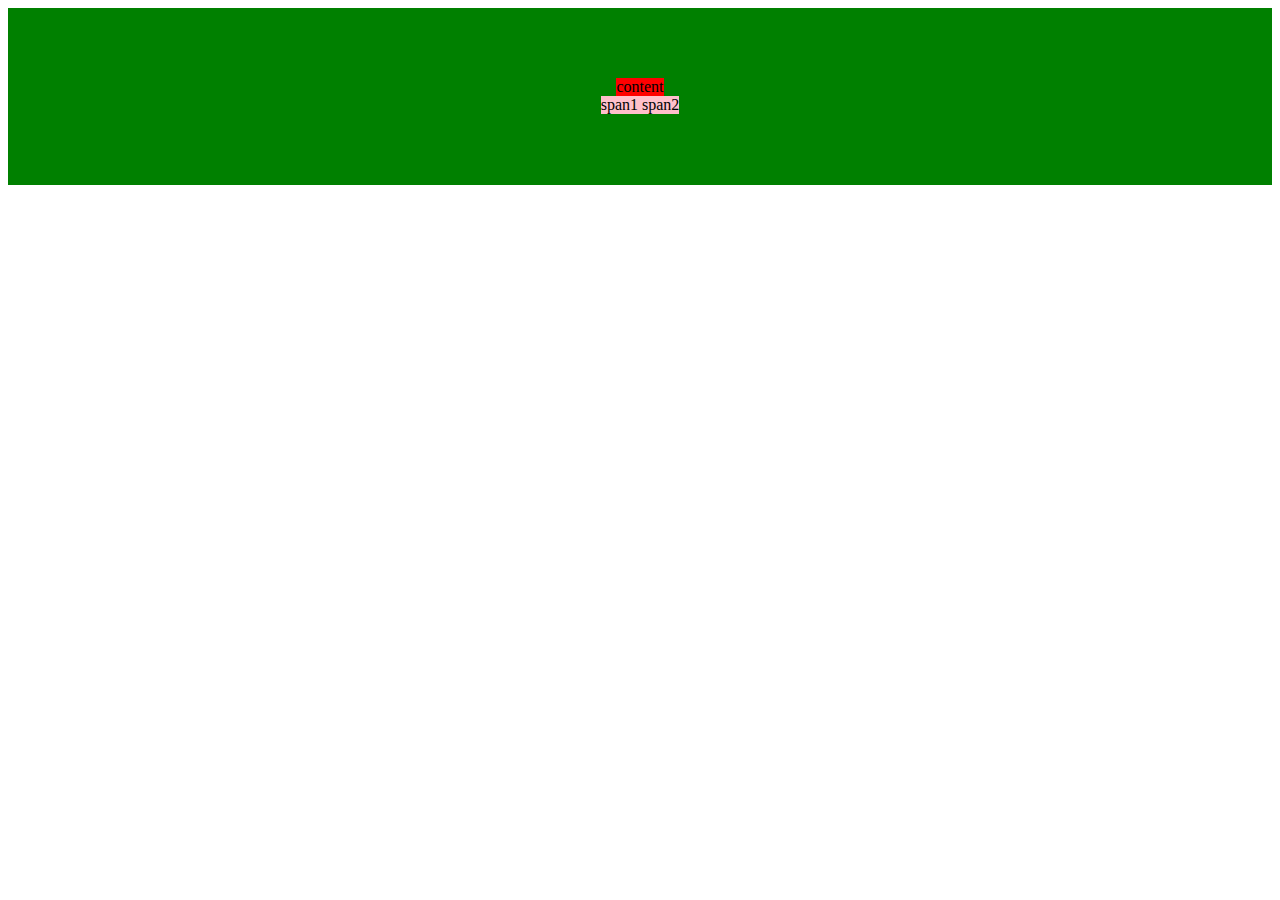
<file: docs/test_align.html>
<html>
<head>
    <script>
        // "flex-direction"이 중요한거 같다!
    </script>
    <style>
        #test_1 {
            display: flex;
            flex-direction: column;
            height: 20%;
            justify-content: center;
            background-color: green;
        }
        #test_2 {
            align-self: center;
            background-color: red;
        }
        #test_3 {
            align-self: center;
            background-color: pink;
        }
    </style>
</head>
<body>
    <div id="test_1">
        <div id="test_2">content</div>

        <div id="test_3">
            <span>span1</span>
            <span>span2</span>
        </div>
    </div>
</body>
</html>
</file>
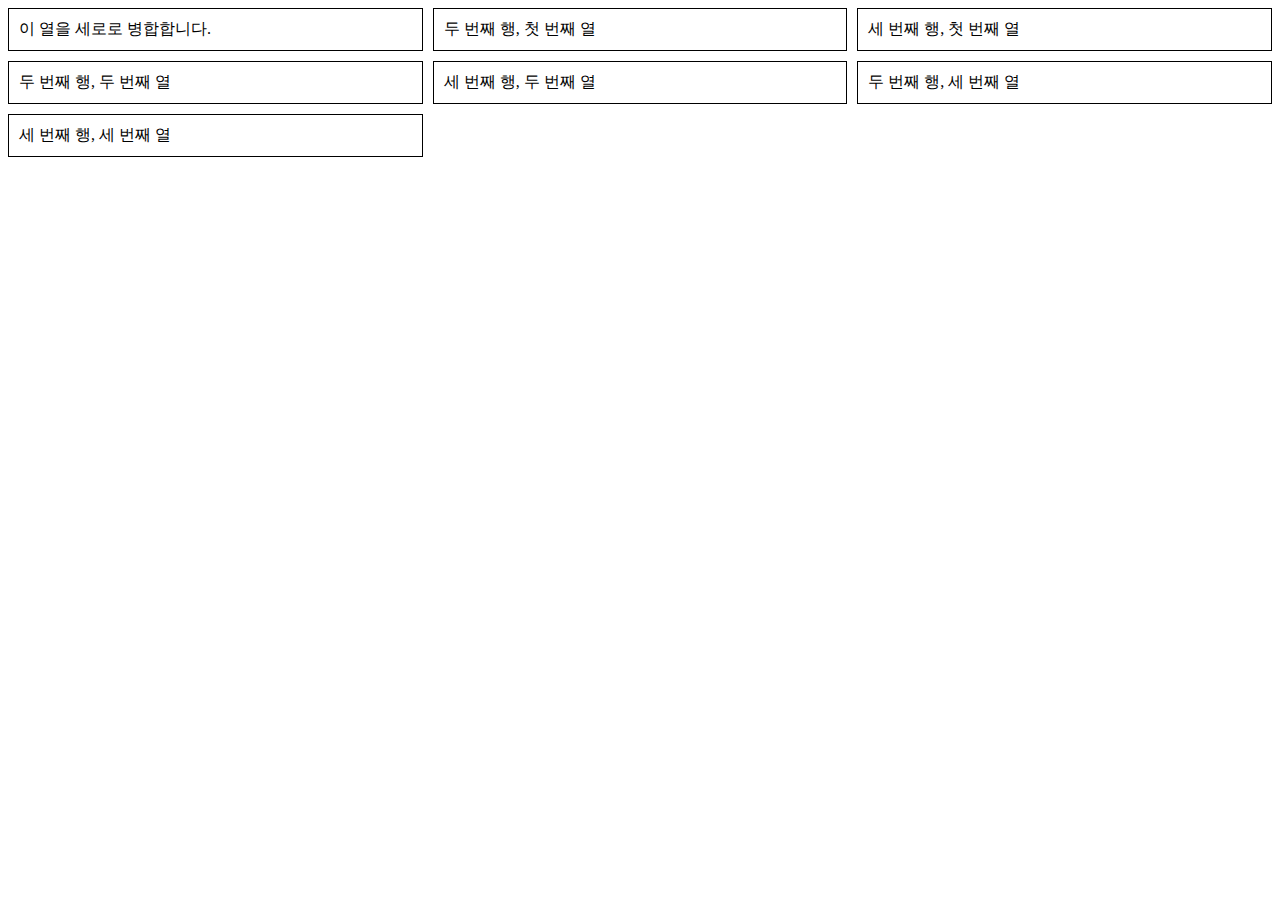
<file: docs/test_grid.html>
<!DOCTYPE html>
<html>
<head>
<style>
  .grid-container {
    display: grid;
    grid-template-columns: 1fr 1fr 1fr; /* 3개의 열을 생성합니다. */
    grid-template-rows: 1fr 1fr 1fr; /* 3개의 행을 생성합니다. */
    grid-gap: 10px;
  }
  .grid-item {
    border: 1px solid black;
    padding: 10px;
  }
  .grid-item.merge {
    grid-row: span auto; /* 첫 번째 열을 세로로 3개의 행으로 병합합니다. */
  }
</style>
</head>
<body>

<div class="grid-container">
  <div class="grid-item merge">이 열을 세로로 병합합니다.</div>
  <div class="grid-item">두 번째 행, 첫 번째 열</div>
  <div class="grid-item">세 번째 행, 첫 번째 열</div>
  <div class="grid-item">두 번째 행, 두 번째 열</div>
  <div class="grid-item">세 번째 행, 두 번째 열</div>
  <div class="grid-item">두 번째 행, 세 번째 열</div>
  <div class="grid-item">세 번째 행, 세 번째 열</div>
</div>

</body>
</html>
</file>
<file: docs/style.css>
html {
    font-size: 16px;
}
body {
    margin: 0rem 10rem 1rem 10rem;
    /* letter-spacing: -0.05rem; */;
    font-family: 'Times New Roman', Times, serif;
    /* font-family: serif; */
}
#buttons {
    text-align: right;
    font-size: 0;
    background-color: red;
}
#button_plus {
    width: 1.5rem;
    height: 1.5rem;
    background-image: url('imgs/btn_zoomIn.jpg');
    background-size : 100% 100%;
    background-position: center;
    background-repeat: no-repeat;
}
#button_minus {
    width: 1.5rem;
    height: 1.5rem;
    background-image: url('imgs/btn_zoomOut.jpg');
    background-size : 100% 100%;
    background-position: center;
    background-repeat: no-repeat;
}

/* 공통 요소 */
.hr_bold {
    border: 0.1rem solid black;
}
.hr_light {
    border: 0.05rem solid black;
    margin: 0;
}

/* HEADER */
#header {
    display: flex;
    flex-direction: column;
    justify-content: center;
    align-items: center;
    background-color: aliceblue;
}
#header_name {
    font-size: 3rem;
    font-weight: bold;
}
#header_job {
    font-size: 1.3rem;
}
#header_links {
    margin-top: 0.5rem;
    display: flex;
    flex-direction: row;
    align-items: center;
    font-size: 1rem;
}
.header_icon {
    height: 1.5rem;
    width: 1.5rem;
    margin-left: 1rem;
    margin-right: 0.5rem;
}

/* CONTENT */
.content_box {
    background-color: lightyellow;
    margin-top: 2rem;
}
.content_title {
    font-size: 2rem;
    font-weight: bold;
}
.content_item {
    margin-left: 1rem;
    margin-bottom: 1rem;
}
.content_subtitle {
    display: flex;
    align-items: center;
    background-color: lightblue;
}
.content_name {
    font-size: 1.5rem;
    font-weight: bold;
}
.content_date {
    font-size: 1.2rem;
    font-style: italic;
    margin-left: auto;
    background-color: pink;
}
.content_description {
    margin-left: 0.5rem;
    font-size: 1rem;
    white-space: pre-line;
}
.content_description::first-line {
    line-height: 0; /* 첫줄 줄바꿈 제거 */
}


#paper {
    background-color: orange;
    margin-top: 3rem;
}
#paper_table {
}
.paper_item {   
    display: table-row;
}
.paper_img {
    display: table-cell;
    margin: 1rem;
    width: 20rem;
    height: 15rem;
}
.paper_text {
    display: table-cell;
    vertical-align: middle;
    background-color: lightpink;
    font-size: 1rem;
    padding-left: 1.5rem;
    line-height: 1.5rem;
}
#paper_title {
    font-size: 2rem;
    font-weight: bold;
}
.paper_name {
    font-weight: bold;
}
.paper_author {
    font-weight: lighter;
}
.paper_conference {
    font-style: italic;
}
</file>
